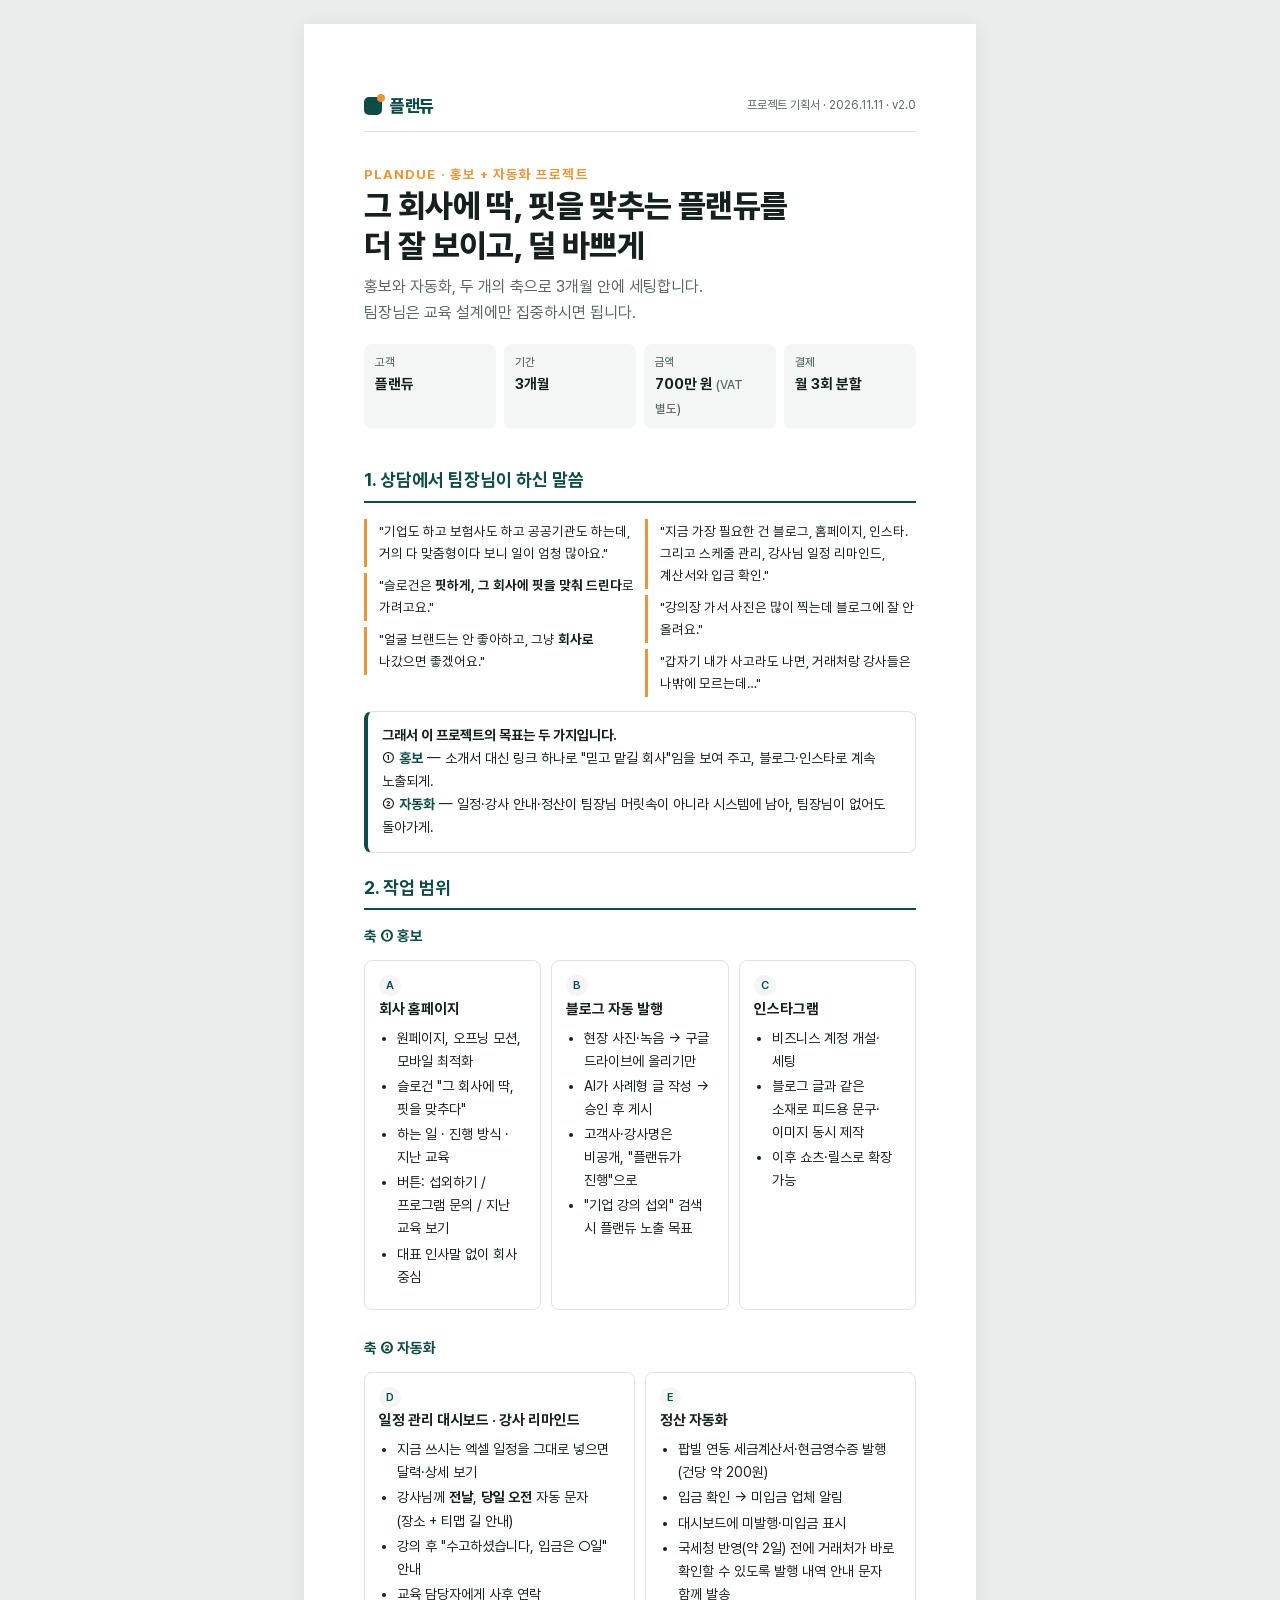
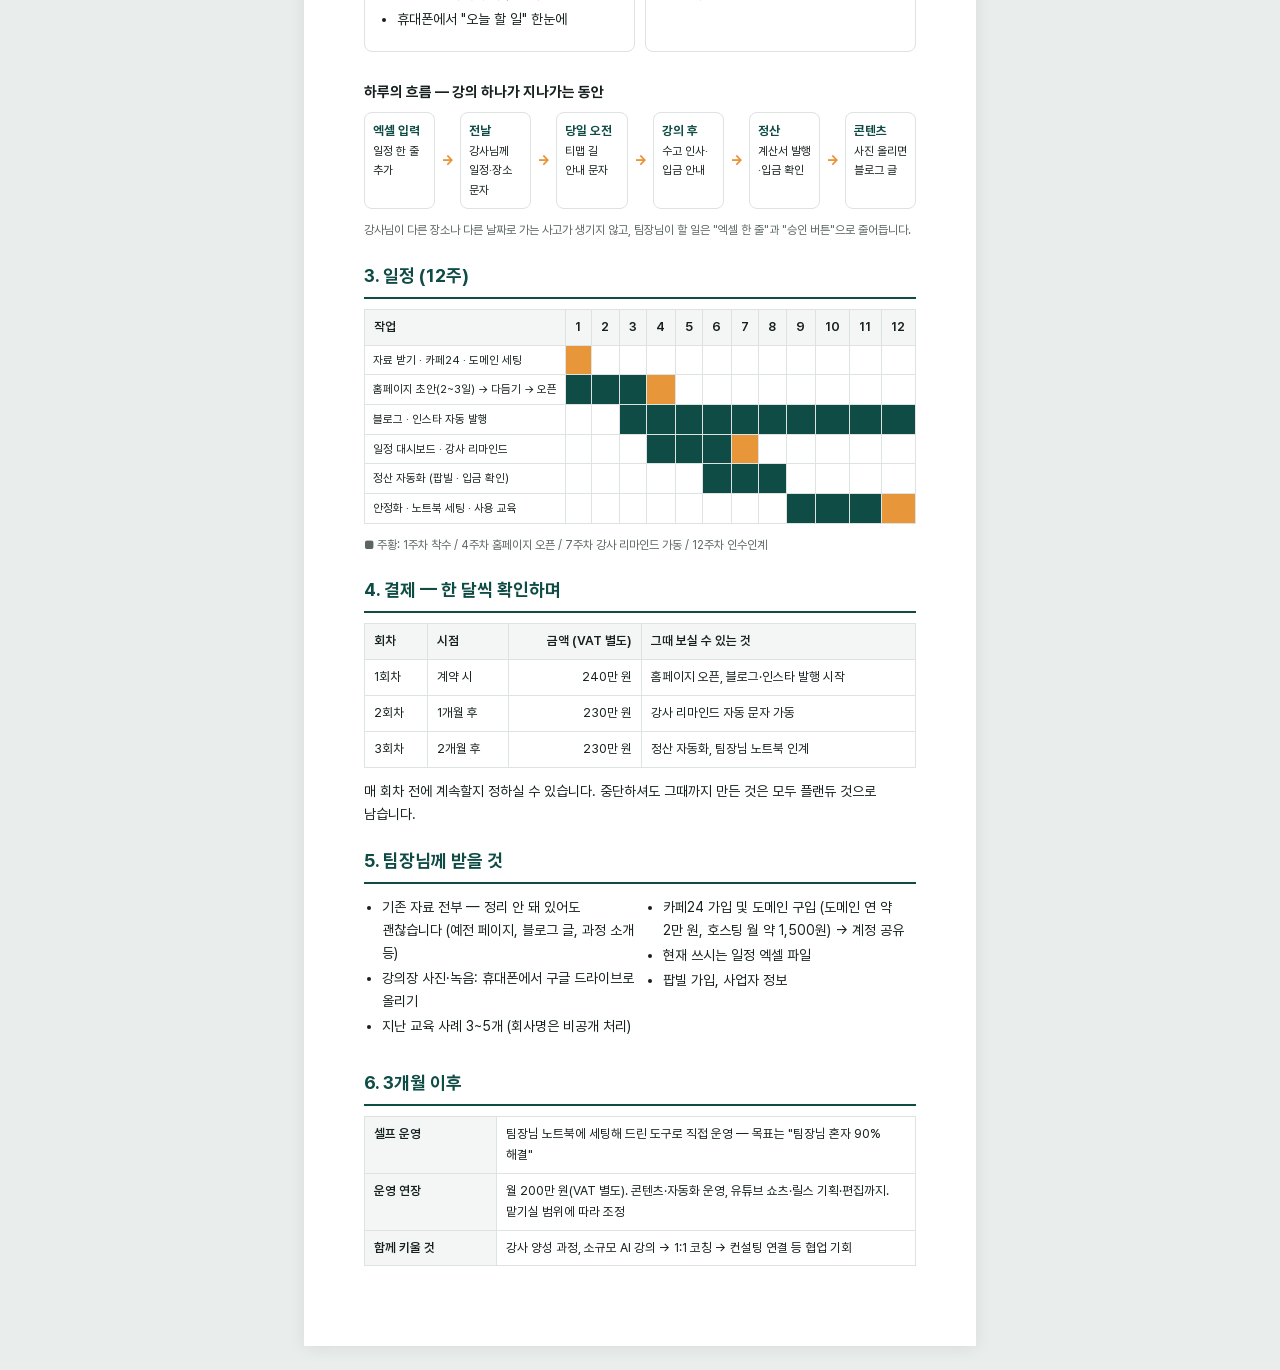
<file: plandeu/01_기획서.html>
<!doctype html>
<html lang="ko">
<head>
<meta charset="utf-8">
<meta name="viewport" content="width=device-width, initial-scale=1">
<title>플랜듀 프로젝트 기획서</title>
<link rel="stylesheet" href="doc.css">
<style>
  .cover { padding: 14px 0 10px; }
  h2 { margin-top: 20px; }
  .cover .kicker { color: var(--accent); font-weight: 700; font-size: 10pt; letter-spacing: .08em; }
  .cover .lead { font-size: 12pt; color: var(--sub); margin-top: 8px; }
  .meta { display: grid; grid-template-columns: repeat(4, 1fr); gap: 8px; margin: 18px 0 6px; }
  .meta div { background: var(--soft); border-radius: 8px; padding: 9px 11px; }
  .meta b { display: block; font-size: 8.5pt; color: var(--sub); font-weight: 500; }
  .meta span { font-weight: 700; font-size: 11pt; }
  .quote { border-left: 3px solid var(--accent); padding: 2px 0 2px 12px; margin: 6px 0; color: var(--ink); font-size: 10pt; }
  .flow { display: flex; gap: 6px; align-items: stretch; margin: 8px 0 12px; }
  .flow .st { flex: 1 1 0; min-width: 0; border: 1px solid var(--line); border-radius: 8px; padding: 8px; font-size: 8.8pt; background: #fff; }
  .flow .st b { display: block; color: var(--brand); font-size: 9.5pt; }
  .flow .ar { align-self: center; color: var(--accent); font-weight: 800; }
  .gantt td { padding: 5px 4px; text-align: center; font-size: 8.5pt; }
  .gantt td:first-child { text-align: left; white-space: nowrap; padding-left: 8px; }
  .gantt .on { background: var(--brand); }
  .gantt .ac { background: var(--accent); }
  .mod h3 { margin-top: 0; }
  .gantt { break-inside: avoid; }
  .axis { font-weight: 700; color: var(--brand); margin: 14px 0 4px; font-size: 11pt; }
</style>
</head>
<body>
<div class="page">

<div class="brandbar"><span class="logo"><i></i>플랜듀</span><span>프로젝트 기획서 · 2026.11.11 · v2.0</span></div>

<section class="cover">
  <div class="kicker">PLANDUE · 홍보 + 자동화 프로젝트</div>
  <h1>그 회사에 딱, 핏을 맞추는 플랜듀를<br>더 잘 보이고, 덜 바쁘게</h1>
  <p class="lead">홍보와 자동화, 두 개의 축으로 3개월 안에 세팅합니다.<br>팀장님은 교육 설계에만 집중하시면 됩니다.</p>
  <div class="meta">
    <div><b>고객</b><span>플랜듀</span></div>
    <div><b>기간</b><span>3개월</span></div>
    <div><b>금액</b><span>700만 원 <small style="font-weight:500">(VAT 별도)</small></span></div>
    <div><b>결제</b><span>월 3회 분할</span></div>
  </div>
</section>

<h2>1. 상담에서 팀장님이 하신 말씀</h2>
<div class="grid2">
  <div>
    <p class="quote">"기업도 하고 보험사도 하고 공공기관도 하는데, 거의 다 맞춤형이다 보니 일이 엄청 많아요."</p>
    <p class="quote">"슬로건은 <strong>핏하게, 그 회사에 핏을 맞춰 드린다</strong>로 가려고요."</p>
    <p class="quote">"얼굴 브랜드는 안 좋아하고, 그냥 <strong>회사로</strong> 나갔으면 좋겠어요."</p>
  </div>
  <div>
    <p class="quote">"지금 가장 필요한 건 블로그, 홈페이지, 인스타. 그리고 스케줄 관리, 강사님 일정 리마인드, 계산서와 입금 확인."</p>
    <p class="quote">"강의장 가서 사진은 많이 찍는데 블로그에 잘 안 올려요."</p>
    <p class="quote">"갑자기 내가 사고라도 나면, 거래처랑 강사들은 나밖에 모르는데…"</p>
  </div>
</div>
<div class="box brand">
  <strong>그래서 이 프로젝트의 목표는 두 가지입니다.</strong><br>
  ① <span class="hl">홍보</span> — 소개서 대신 링크 하나로 "믿고 맡길 회사"임을 보여 주고, 블로그·인스타로 계속 노출되게.<br>
  ② <span class="hl">자동화</span> — 일정·강사 안내·정산이 팀장님 머릿속이 아니라 시스템에 남아, 팀장님이 없어도 돌아가게.
</div>

<h2 class="pb">2. 작업 범위</h2>
<div class="axis">축 ① 홍보</div>
<div class="grid3">
  <div class="box mod"><span class="tag">A</span><h3>회사 홈페이지</h3>
    <ul><li>원페이지, 오프닝 모션, 모바일 최적화</li><li>슬로건 "그 회사에 딱, 핏을 맞추다"</li><li>하는 일 · 진행 방식 · 지난 교육</li><li>버튼: 섭외하기 / 프로그램 문의 / 지난 교육 보기</li><li>대표 인사말 없이 회사 중심</li></ul></div>
  <div class="box mod"><span class="tag">B</span><h3>블로그 자동 발행</h3>
    <ul><li>현장 사진·녹음 → 구글 드라이브에 올리기만</li><li>AI가 사례형 글 작성 → 승인 후 게시</li><li>고객사·강사명은 비공개, "플랜듀가 진행"으로</li><li>"기업 강의 섭외" 검색 시 플랜듀 노출 목표</li></ul></div>
  <div class="box mod"><span class="tag">C</span><h3>인스타그램</h3>
    <ul><li>비즈니스 계정 개설·세팅</li><li>블로그 글과 같은 소재로 피드용 문구·이미지 동시 제작</li><li>이후 쇼츠·릴스로 확장 가능</li></ul></div>
</div>
<div class="axis">축 ② 자동화</div>
<div class="grid2">
  <div class="box mod"><span class="tag">D</span><h3>일정 관리 대시보드 · 강사 리마인드</h3>
    <ul><li>지금 쓰시는 엑셀 일정을 그대로 넣으면 달력·상세 보기</li><li>강사님께 <strong>전날</strong>, <strong>당일 오전</strong> 자동 문자 (장소 + 티맵 길 안내)</li><li>강의 후 "수고하셨습니다, 입금은 ○일" 안내</li><li>교육 담당자에게 사후 연락</li><li>휴대폰에서 "오늘 할 일" 한눈에</li></ul></div>
  <div class="box mod"><span class="tag">E</span><h3>정산 자동화</h3>
    <ul><li>팝빌 연동 세금계산서·현금영수증 발행 (건당 약 200원)</li><li>입금 확인 → 미입금 업체 알림</li><li>대시보드에 미발행·미입금 표시</li><li>국세청 반영(약 2일) 전에 거래처가 바로 확인할 수 있도록 발행 내역 안내 문자 함께 발송</li></ul></div>
</div>

<h3>하루의 흐름 — 강의 하나가 지나가는 동안</h3>
<div class="flow">
  <div class="st"><b>엑셀 입력</b>일정 한 줄 추가</div><div class="ar">→</div>
  <div class="st"><b>전날</b>강사님께 일정·장소 문자</div><div class="ar">→</div>
  <div class="st"><b>당일 오전</b>티맵 길 안내 문자</div><div class="ar">→</div>
  <div class="st"><b>강의 후</b>수고 인사·입금 안내</div><div class="ar">→</div>
  <div class="st"><b>정산</b>계산서 발행·입금 확인</div><div class="ar">→</div>
  <div class="st"><b>콘텐츠</b>사진 올리면 블로그 글</div>
</div>
<p class="note">강사님이 다른 장소나 다른 날짜로 가는 사고가 생기지 않고, 팀장님이 할 일은 "엑셀 한 줄"과 "승인 버튼"으로 줄어듭니다.</p>

<h2>3. 일정 (12주)</h2>
<table class="gantt">
  <thead><tr><th>작업</th><th>1</th><th>2</th><th>3</th><th>4</th><th>5</th><th>6</th><th>7</th><th>8</th><th>9</th><th>10</th><th>11</th><th>12</th></tr></thead>
  <tbody>
    <tr><td>자료 받기 · 카페24 · 도메인 세팅</td><td class="ac"></td><td></td><td></td><td></td><td></td><td></td><td></td><td></td><td></td><td></td><td></td><td></td></tr>
    <tr><td>홈페이지 초안(2~3일) → 다듬기 → 오픈</td><td class="on"></td><td class="on"></td><td class="on"></td><td class="ac"></td><td></td><td></td><td></td><td></td><td></td><td></td><td></td><td></td></tr>
    <tr><td>블로그 · 인스타 자동 발행</td><td></td><td></td><td class="on"></td><td class="on"></td><td class="on"></td><td class="on"></td><td class="on"></td><td class="on"></td><td class="on"></td><td class="on"></td><td class="on"></td><td class="on"></td></tr>
    <tr><td>일정 대시보드 · 강사 리마인드</td><td></td><td></td><td></td><td class="on"></td><td class="on"></td><td class="on"></td><td class="ac"></td><td></td><td></td><td></td><td></td><td></td></tr>
    <tr><td>정산 자동화 (팝빌 · 입금 확인)</td><td></td><td></td><td></td><td></td><td></td><td class="on"></td><td class="on"></td><td class="on"></td><td></td><td></td><td></td><td></td></tr>
    <tr><td>안정화 · 노트북 세팅 · 사용 교육</td><td></td><td></td><td></td><td></td><td></td><td></td><td></td><td></td><td class="on"></td><td class="on"></td><td class="on"></td><td class="ac"></td></tr>
  </tbody>
</table>
<p class="note">■ 주황: 1주차 착수 / 4주차 홈페이지 오픈 / 7주차 강사 리마인드 가동 / 12주차 인수인계</p>

<h2>4. 결제 — 한 달씩 확인하며</h2>
<table>
  <thead><tr><th>회차</th><th>시점</th><th class="num">금액 (VAT 별도)</th><th>그때 보실 수 있는 것</th></tr></thead>
  <tbody>
    <tr><td>1회차</td><td>계약 시</td><td class="num">240만 원</td><td>홈페이지 오픈, 블로그·인스타 발행 시작</td></tr>
    <tr><td>2회차</td><td>1개월 후</td><td class="num">230만 원</td><td>강사 리마인드 자동 문자 가동</td></tr>
    <tr><td>3회차</td><td>2개월 후</td><td class="num">230만 원</td><td>정산 자동화, 팀장님 노트북 인계</td></tr>
  </tbody>
</table>
<p>매 회차 전에 계속할지 정하실 수 있습니다. 중단하셔도 그때까지 만든 것은 모두 플랜듀 것으로 남습니다.</p>

<h2>5. 팀장님께 받을 것</h2>
<div class="grid2">
  <ul>
    <li>기존 자료 전부 — 정리 안 돼 있어도 괜찮습니다 (예전 페이지, 블로그 글, 과정 소개 등)</li>
    <li>강의장 사진·녹음: 휴대폰에서 구글 드라이브로 올리기</li>
    <li>지난 교육 사례 3~5개 (회사명은 비공개 처리)</li>
  </ul>
  <ul>
    <li>카페24 가입 및 도메인 구입 (도메인 연 약 2만 원, 호스팅 월 약 1,500원) → 계정 공유</li>
    <li>현재 쓰시는 일정 엑셀 파일</li>
    <li>팝빌 가입, 사업자 정보</li>
  </ul>
</div>

<h2>6. 3개월 이후</h2>
<table>
  <tbody>
    <tr><th style="width:24%">셀프 운영</th><td>팀장님 노트북에 세팅해 드린 도구로 직접 운영 — 목표는 "팀장님 혼자 90% 해결"</td></tr>
    <tr><th>운영 연장</th><td>월 200만 원(VAT 별도). 콘텐츠·자동화 운영, 유튜브 쇼츠·릴스 기획·편집까지. 맡기실 범위에 따라 조정</td></tr>
    <tr><th>함께 키울 것</th><td>강사 양성 과정, 소규모 AI 강의 → 1:1 코칭 → 컨설팅 연결 등 협업 기회</td></tr>
  </tbody>
</table>

</div>
</body>
</html>
</file>
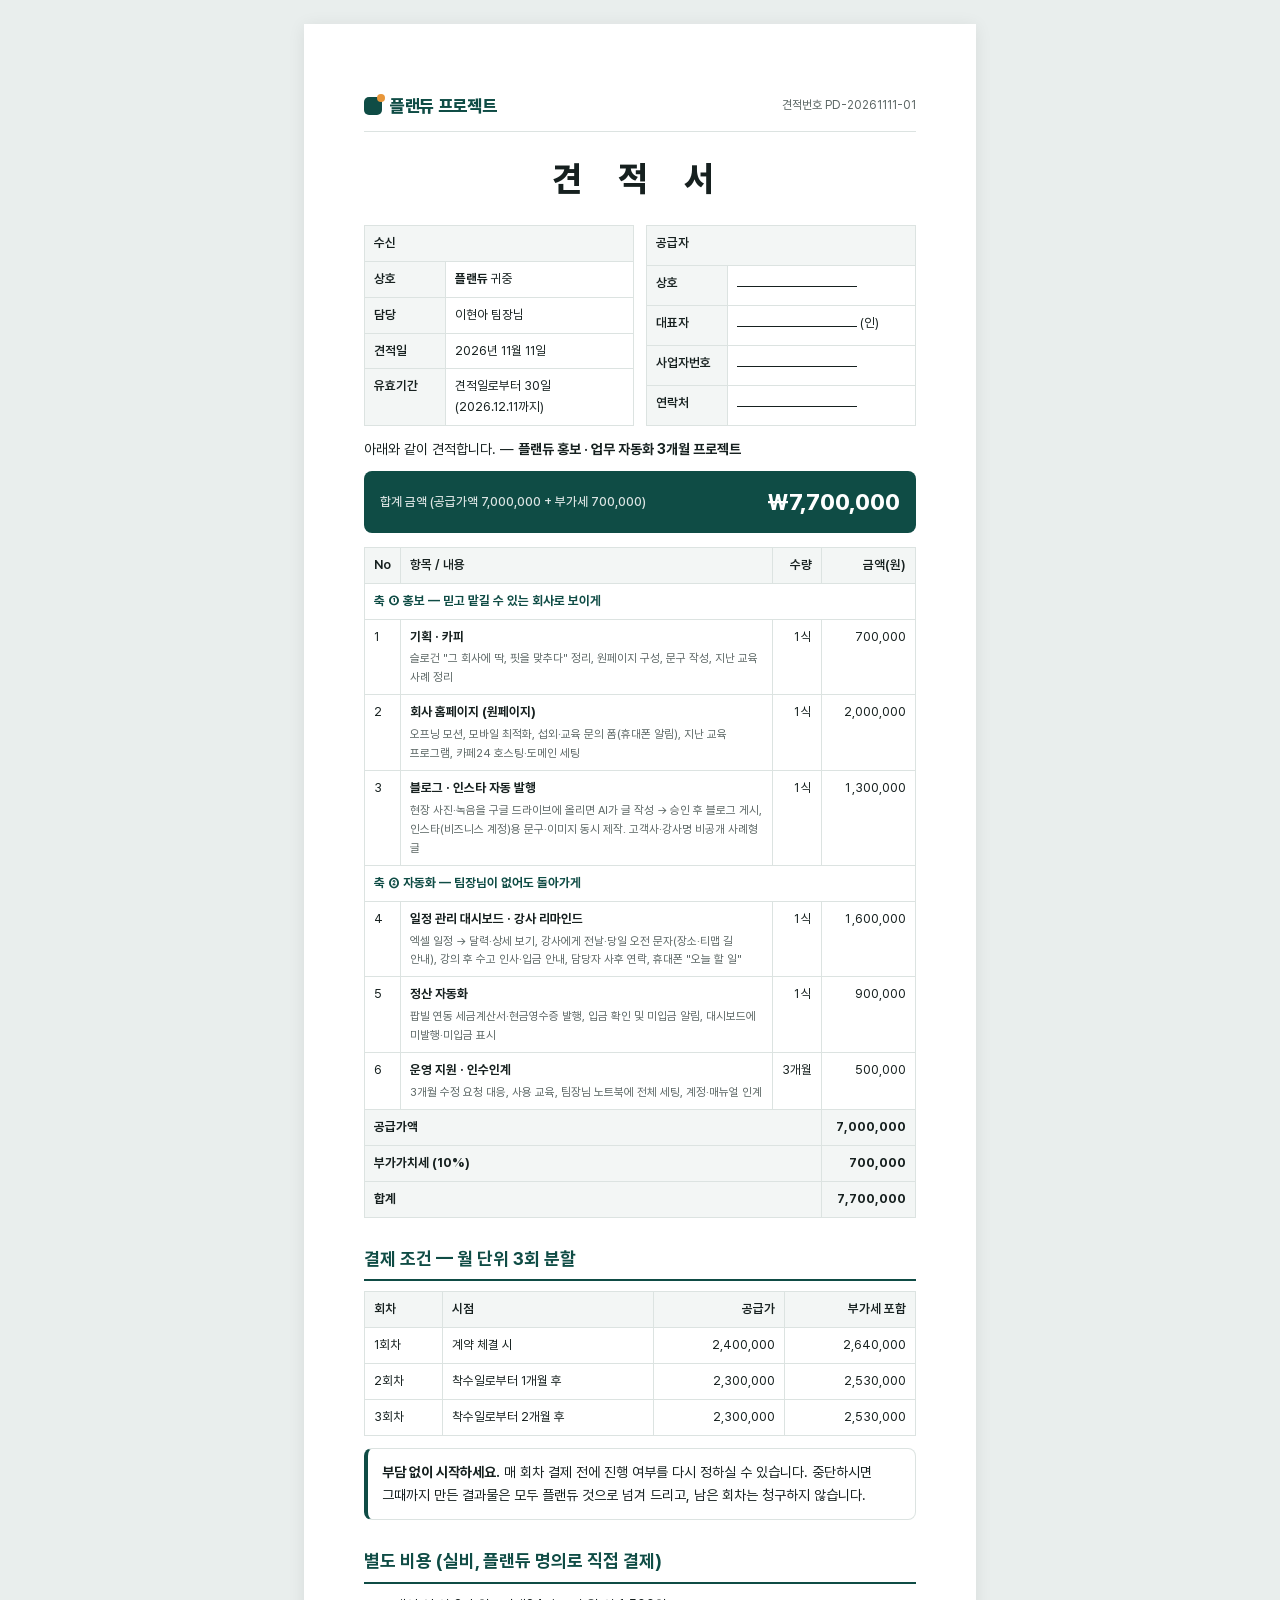
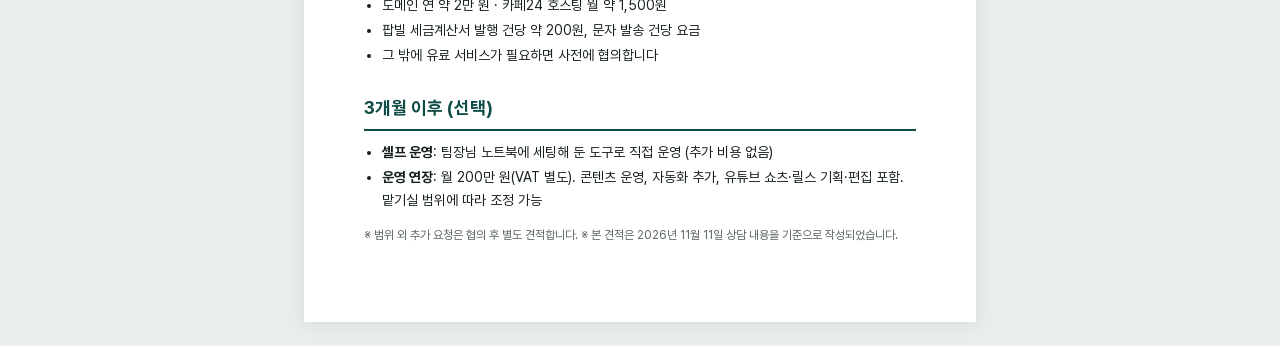
<file: plandeu/02_견적서.html>
<!doctype html>
<html lang="ko">
<head>
<meta charset="utf-8">
<meta name="viewport" content="width=device-width, initial-scale=1">
<title>플랜듀 견적서</title>
<link rel="stylesheet" href="doc.css">
<style>
  .title { text-align: center; font-size: 26pt; font-weight: 800; letter-spacing: .4em; margin: 6px 0 18px; }
  .parties { display: grid; grid-template-columns: 1fr 1fr; gap: 12px; margin-bottom: 12px; }
  .parties table { margin: 0; }
  .parties th { width: 30%; }
  .total { display: flex; justify-content: space-between; align-items: center; background: var(--brand); color: #fff; border-radius: 8px; padding: 12px 16px; margin: 10px 0 14px; }
  .total b { font-size: 9.5pt; font-weight: 500; opacity: .85; }
  .total span { font-size: 17pt; font-weight: 800; }
  td small { display: block; color: var(--sub); font-size: 8.6pt; margin-top: 2px; }
</style>
</head>
<body>
<div class="page">

<div class="brandbar"><span class="logo"><i></i>플랜듀 프로젝트</span><span>견적번호 PD-20261111-01</span></div>

<div class="title">견 적 서</div>

<div class="parties">
  <table>
    <tr><th colspan="2">수신</th></tr>
    <tr><th>상호</th><td><strong>플랜듀</strong> 귀중</td></tr>
    <tr><th>담당</th><td>이현아 팀장님</td></tr>
    <tr><th>견적일</th><td>2026년 11월 11일</td></tr>
    <tr><th>유효기간</th><td>견적일로부터 30일 (2026.12.11까지)</td></tr>
  </table>
  <table>
    <tr><th colspan="2">공급자</th></tr>
    <tr><th>상호</th><td><span class="blank"></span></td></tr>
    <tr><th>대표자</th><td><span class="blank"></span> (인)</td></tr>
    <tr><th>사업자번호</th><td><span class="blank"></span></td></tr>
    <tr><th>연락처</th><td><span class="blank"></span></td></tr>
  </table>
</div>

<p>아래와 같이 견적합니다. — <strong>플랜듀 홍보 · 업무 자동화 3개월 프로젝트</strong></p>

<div class="total"><b>합계 금액 (공급가액 7,000,000 + 부가세 700,000)</b><span>₩7,700,000</span></div>

<table>
  <thead>
    <tr><th style="width:5%">No</th><th>항목 / 내용</th><th class="num" style="width:9%">수량</th><th class="num" style="width:17%">금액(원)</th></tr>
  </thead>
  <tbody>
    <tr><td colspan="4" style="background:#fff;font-weight:700;color:var(--brand)">축 ① 홍보 — 믿고 맡길 수 있는 회사로 보이게</td></tr>
    <tr><td>1</td><td><strong>기획 · 카피</strong><small>슬로건 "그 회사에 딱, 핏을 맞추다" 정리, 원페이지 구성, 문구 작성, 지난 교육 사례 정리</small></td><td class="num">1식</td><td class="num">700,000</td></tr>
    <tr><td>2</td><td><strong>회사 홈페이지 (원페이지)</strong><small>오프닝 모션, 모바일 최적화, 섭외·교육 문의 폼(휴대폰 알림), 지난 교육 프로그램, 카페24 호스팅·도메인 세팅</small></td><td class="num">1식</td><td class="num">2,000,000</td></tr>
    <tr><td>3</td><td><strong>블로그 · 인스타 자동 발행</strong><small>현장 사진·녹음을 구글 드라이브에 올리면 AI가 글 작성 → 승인 후 블로그 게시, 인스타(비즈니스 계정)용 문구·이미지 동시 제작. 고객사·강사명 비공개 사례형 글</small></td><td class="num">1식</td><td class="num">1,300,000</td></tr>
    <tr><td colspan="4" style="background:#fff;font-weight:700;color:var(--brand)">축 ② 자동화 — 팀장님이 없어도 돌아가게</td></tr>
    <tr><td>4</td><td><strong>일정 관리 대시보드 · 강사 리마인드</strong><small>엑셀 일정 → 달력·상세 보기, 강사에게 전날·당일 오전 문자(장소·티맵 길 안내), 강의 후 수고 인사·입금 안내, 담당자 사후 연락, 휴대폰 "오늘 할 일"</small></td><td class="num">1식</td><td class="num">1,600,000</td></tr>
    <tr><td>5</td><td><strong>정산 자동화</strong><small>팝빌 연동 세금계산서·현금영수증 발행, 입금 확인 및 미입금 알림, 대시보드에 미발행·미입금 표시</small></td><td class="num">1식</td><td class="num">900,000</td></tr>
    <tr><td>6</td><td><strong>운영 지원 · 인수인계</strong><small>3개월 수정 요청 대응, 사용 교육, 팀장님 노트북에 전체 세팅, 계정·매뉴얼 인계</small></td><td class="num">3개월</td><td class="num">500,000</td></tr>
  </tbody>
  <tfoot>
    <tr><td colspan="3">공급가액</td><td class="num">7,000,000</td></tr>
    <tr><td colspan="3">부가가치세 (10%)</td><td class="num">700,000</td></tr>
    <tr><td colspan="3">합계</td><td class="num">7,700,000</td></tr>
  </tfoot>
</table>

<h2>결제 조건 — 월 단위 3회 분할</h2>
<table>
  <thead><tr><th>회차</th><th>시점</th><th class="num">공급가</th><th class="num">부가세 포함</th></tr></thead>
  <tbody>
    <tr><td>1회차</td><td>계약 체결 시</td><td class="num">2,400,000</td><td class="num">2,640,000</td></tr>
    <tr><td>2회차</td><td>착수일로부터 1개월 후</td><td class="num">2,300,000</td><td class="num">2,530,000</td></tr>
    <tr><td>3회차</td><td>착수일로부터 2개월 후</td><td class="num">2,300,000</td><td class="num">2,530,000</td></tr>
  </tbody>
</table>
<div class="box brand"><strong>부담 없이 시작하세요.</strong> 매 회차 결제 전에 진행 여부를 다시 정하실 수 있습니다. 중단하시면 그때까지 만든 결과물은 모두 플랜듀 것으로 넘겨 드리고, 남은 회차는 청구하지 않습니다.</div>

<h2>별도 비용 (실비, 플랜듀 명의로 직접 결제)</h2>
<ul>
  <li>도메인 연 약 2만 원 · 카페24 호스팅 월 약 1,500원</li>
  <li>팝빌 세금계산서 발행 건당 약 200원, 문자 발송 건당 요금</li>
  <li>그 밖에 유료 서비스가 필요하면 사전에 협의합니다</li>
</ul>

<h2>3개월 이후 (선택)</h2>
<ul>
  <li><strong>셀프 운영</strong>: 팀장님 노트북에 세팅해 둔 도구로 직접 운영 (추가 비용 없음)</li>
  <li><strong>운영 연장</strong>: 월 200만 원(VAT 별도). 콘텐츠 운영, 자동화 추가, 유튜브 쇼츠·릴스 기획·편집 포함. 맡기실 범위에 따라 조정 가능</li>
</ul>

<p class="note" style="margin-top:14px">※ 범위 외 추가 요청은 협의 후 별도 견적합니다. ※ 본 견적은 2026년 11월 11일 상담 내용을 기준으로 작성되었습니다.</p>

</div>
</body>
</html>
</file>
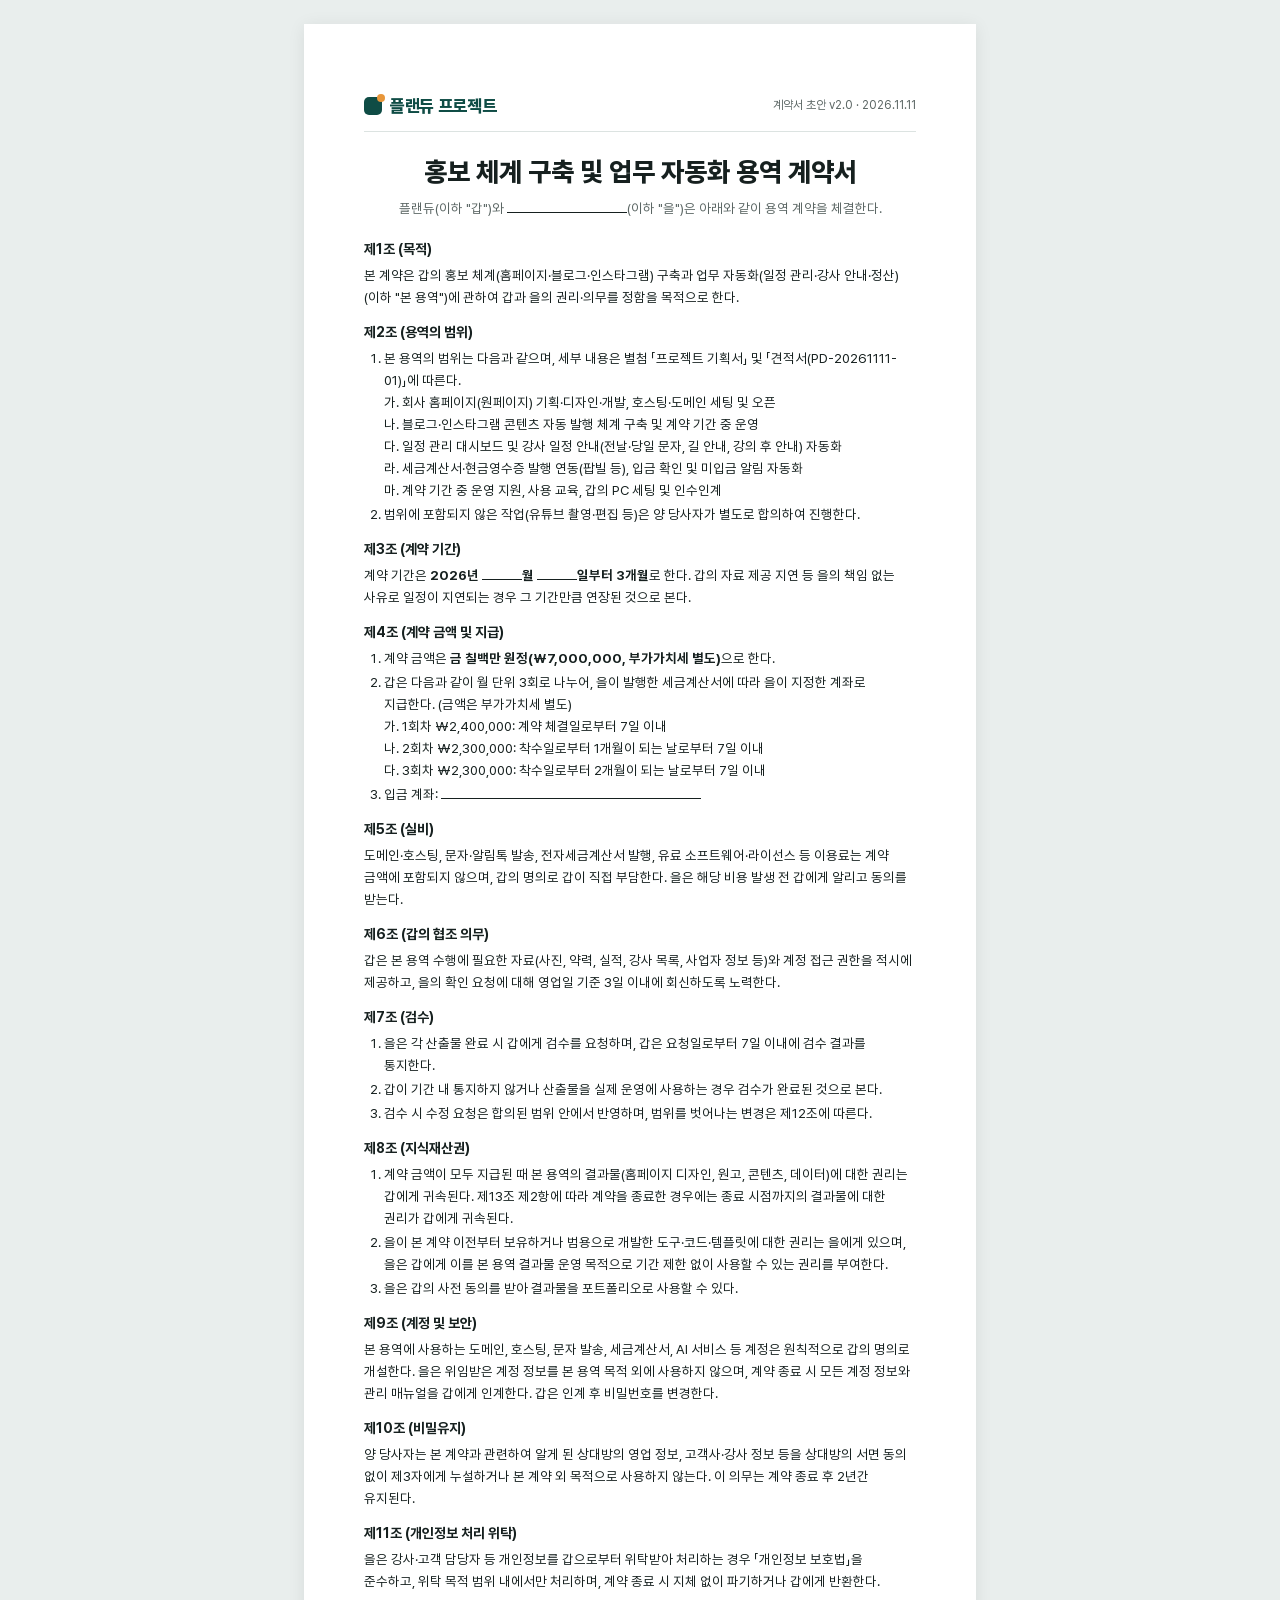
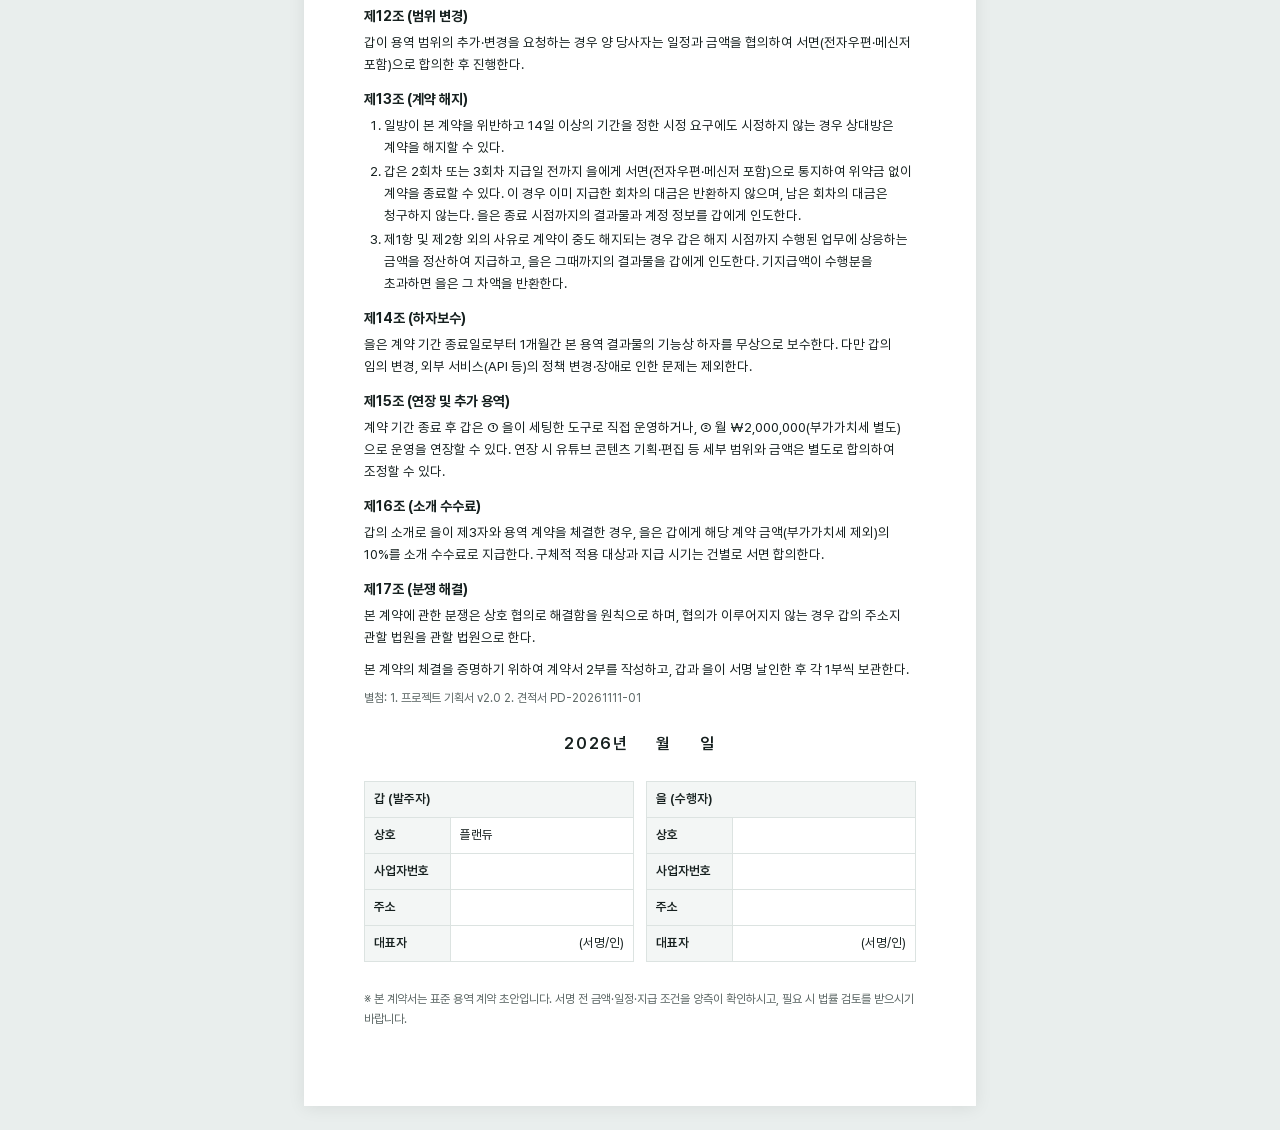
<file: plandeu/03_계약서.html>
<!doctype html>
<html lang="ko">
<head>
<meta charset="utf-8">
<meta name="viewport" content="width=device-width, initial-scale=1">
<title>플랜듀 용역 계약서</title>
<link rel="stylesheet" href="doc.css">
<style>
  body { font-size: 10pt; }
  .title { text-align: center; font-size: 20pt; font-weight: 800; margin: 8px 0 4px; }
  .subtitle { text-align: center; color: var(--sub); margin-bottom: 18px; }
  .art { margin: 0 0 10px; break-inside: avoid; }
  .art h3 { margin: 12px 0 4px; font-size: 10.5pt; }
  .art ol { padding-left: 20px; }
  .sign { display: grid; grid-template-columns: 1fr 1fr; gap: 12px; margin-top: 18px; break-inside: avoid; }
  .sign table th { width: 32%; }
  .date { text-align: center; font-size: 12pt; font-weight: 600; margin: 22px 0 6px; letter-spacing: .1em; }
</style>
</head>
<body>
<div class="page">

<div class="brandbar"><span class="logo"><i></i>플랜듀 프로젝트</span><span>계약서 초안 v2.0 · 2026.11.11</span></div>

<div class="title">홍보 체계 구축 및 업무 자동화 용역 계약서</div>
<div class="subtitle">플랜듀(이하 "갑")와 <span class="blank"></span>(이하 "을")은 아래와 같이 용역 계약을 체결한다.</div>

<div class="art"><h3>제1조 (목적)</h3>
<p>본 계약은 갑의 홍보 체계(홈페이지·블로그·인스타그램) 구축과 업무 자동화(일정 관리·강사 안내·정산)(이하 "본 용역")에 관하여 갑과 을의 권리·의무를 정함을 목적으로 한다.</p></div>

<div class="art"><h3>제2조 (용역의 범위)</h3>
<ol>
  <li>본 용역의 범위는 다음과 같으며, 세부 내용은 별첨 「프로젝트 기획서」 및 「견적서(PD-20261111-01)」에 따른다.
    <br>가. 회사 홈페이지(원페이지) 기획·디자인·개발, 호스팅·도메인 세팅 및 오픈
    <br>나. 블로그·인스타그램 콘텐츠 자동 발행 체계 구축 및 계약 기간 중 운영
    <br>다. 일정 관리 대시보드 및 강사 일정 안내(전날·당일 문자, 길 안내, 강의 후 안내) 자동화
    <br>라. 세금계산서·현금영수증 발행 연동(팝빌 등), 입금 확인 및 미입금 알림 자동화
    <br>마. 계약 기간 중 운영 지원, 사용 교육, 갑의 PC 세팅 및 인수인계</li>
  <li>범위에 포함되지 않은 작업(유튜브 촬영·편집 등)은 양 당사자가 별도로 합의하여 진행한다.</li>
</ol></div>

<div class="art"><h3>제3조 (계약 기간)</h3>
<p>계약 기간은 <strong>2026년 <span class="blank" style="min-width:40px"></span>월 <span class="blank" style="min-width:40px"></span>일부터 3개월</strong>로 한다. 갑의 자료 제공 지연 등 을의 책임 없는 사유로 일정이 지연되는 경우 그 기간만큼 연장된 것으로 본다.</p></div>

<div class="art"><h3>제4조 (계약 금액 및 지급)</h3>
<ol>
  <li>계약 금액은 <strong>금 칠백만 원정(₩7,000,000, 부가가치세 별도)</strong>으로 한다.</li>
  <li>갑은 다음과 같이 월 단위 3회로 나누어, 을이 발행한 세금계산서에 따라 을이 지정한 계좌로 지급한다. (금액은 부가가치세 별도)
    <br>가. 1회차 ₩2,400,000: 계약 체결일로부터 7일 이내
    <br>나. 2회차 ₩2,300,000: 착수일로부터 1개월이 되는 날로부터 7일 이내
    <br>다. 3회차 ₩2,300,000: 착수일로부터 2개월이 되는 날로부터 7일 이내</li>
  <li>입금 계좌: <span class="blank" style="min-width:260px"></span></li>
</ol></div>

<div class="art"><h3>제5조 (실비)</h3>
<p>도메인·호스팅, 문자·알림톡 발송, 전자세금계산서 발행, 유료 소프트웨어·라이선스 등 이용료는 계약 금액에 포함되지 않으며, 갑의 명의로 갑이 직접 부담한다. 을은 해당 비용 발생 전 갑에게 알리고 동의를 받는다.</p></div>

<div class="art"><h3>제6조 (갑의 협조 의무)</h3>
<p>갑은 본 용역 수행에 필요한 자료(사진, 약력, 실적, 강사 목록, 사업자 정보 등)와 계정 접근 권한을 적시에 제공하고, 을의 확인 요청에 대해 영업일 기준 3일 이내에 회신하도록 노력한다.</p></div>

<div class="art"><h3>제7조 (검수)</h3>
<ol>
  <li>을은 각 산출물 완료 시 갑에게 검수를 요청하며, 갑은 요청일로부터 7일 이내에 검수 결과를 통지한다.</li>
  <li>갑이 기간 내 통지하지 않거나 산출물을 실제 운영에 사용하는 경우 검수가 완료된 것으로 본다.</li>
  <li>검수 시 수정 요청은 합의된 범위 안에서 반영하며, 범위를 벗어나는 변경은 제12조에 따른다.</li>
</ol></div>

<div class="art"><h3>제8조 (지식재산권)</h3>
<ol>
  <li>계약 금액이 모두 지급된 때 본 용역의 결과물(홈페이지 디자인, 원고, 콘텐츠, 데이터)에 대한 권리는 갑에게 귀속된다. 제13조 제2항에 따라 계약을 종료한 경우에는 종료 시점까지의 결과물에 대한 권리가 갑에게 귀속된다.</li>
  <li>을이 본 계약 이전부터 보유하거나 범용으로 개발한 도구·코드·템플릿에 대한 권리는 을에게 있으며, 을은 갑에게 이를 본 용역 결과물 운영 목적으로 기간 제한 없이 사용할 수 있는 권리를 부여한다.</li>
  <li>을은 갑의 사전 동의를 받아 결과물을 포트폴리오로 사용할 수 있다.</li>
</ol></div>

<div class="art"><h3>제9조 (계정 및 보안)</h3>
<p>본 용역에 사용하는 도메인, 호스팅, 문자 발송, 세금계산서, AI 서비스 등 계정은 원칙적으로 갑의 명의로 개설한다. 을은 위임받은 계정 정보를 본 용역 목적 외에 사용하지 않으며, 계약 종료 시 모든 계정 정보와 관리 매뉴얼을 갑에게 인계한다. 갑은 인계 후 비밀번호를 변경한다.</p></div>

<div class="art"><h3>제10조 (비밀유지)</h3>
<p>양 당사자는 본 계약과 관련하여 알게 된 상대방의 영업 정보, 고객사·강사 정보 등을 상대방의 서면 동의 없이 제3자에게 누설하거나 본 계약 외 목적으로 사용하지 않는다. 이 의무는 계약 종료 후 2년간 유지된다.</p></div>

<div class="art"><h3>제11조 (개인정보 처리 위탁)</h3>
<p>을은 강사·고객 담당자 등 개인정보를 갑으로부터 위탁받아 처리하는 경우 「개인정보 보호법」을 준수하고, 위탁 목적 범위 내에서만 처리하며, 계약 종료 시 지체 없이 파기하거나 갑에게 반환한다.</p></div>

<div class="art"><h3>제12조 (범위 변경)</h3>
<p>갑이 용역 범위의 추가·변경을 요청하는 경우 양 당사자는 일정과 금액을 협의하여 서면(전자우편·메신저 포함)으로 합의한 후 진행한다.</p></div>

<div class="art"><h3>제13조 (계약 해지)</h3>
<ol>
  <li>일방이 본 계약을 위반하고 14일 이상의 기간을 정한 시정 요구에도 시정하지 않는 경우 상대방은 계약을 해지할 수 있다.</li>
  <li>갑은 2회차 또는 3회차 지급일 전까지 을에게 서면(전자우편·메신저 포함)으로 통지하여 위약금 없이 계약을 종료할 수 있다. 이 경우 이미 지급한 회차의 대금은 반환하지 않으며, 남은 회차의 대금은 청구하지 않는다. 을은 종료 시점까지의 결과물과 계정 정보를 갑에게 인도한다.</li>
  <li>제1항 및 제2항 외의 사유로 계약이 중도 해지되는 경우 갑은 해지 시점까지 수행된 업무에 상응하는 금액을 정산하여 지급하고, 을은 그때까지의 결과물을 갑에게 인도한다. 기지급액이 수행분을 초과하면 을은 그 차액을 반환한다.</li>
</ol></div>

<div class="art"><h3>제14조 (하자보수)</h3>
<p>을은 계약 기간 종료일로부터 1개월간 본 용역 결과물의 기능상 하자를 무상으로 보수한다. 다만 갑의 임의 변경, 외부 서비스(API 등)의 정책 변경·장애로 인한 문제는 제외한다.</p></div>

<div class="art"><h3>제15조 (연장 및 추가 용역)</h3>
<p>계약 기간 종료 후 갑은 ① 을이 세팅한 도구로 직접 운영하거나, ② 월 ₩2,000,000(부가가치세 별도)으로 운영을 연장할 수 있다. 연장 시 유튜브 콘텐츠 기획·편집 등 세부 범위와 금액은 별도로 합의하여 조정할 수 있다.</p></div>

<div class="art"><h3>제16조 (소개 수수료)</h3>
<p>갑의 소개로 을이 제3자와 용역 계약을 체결한 경우, 을은 갑에게 해당 계약 금액(부가가치세 제외)의 10%를 소개 수수료로 지급한다. 구체적 적용 대상과 지급 시기는 건별로 서면 합의한다.</p></div>

<div class="art"><h3>제17조 (분쟁 해결)</h3>
<p>본 계약에 관한 분쟁은 상호 협의로 해결함을 원칙으로 하며, 협의가 이루어지지 않는 경우 갑의 주소지 관할 법원을 관할 법원으로 한다.</p></div>

<div style="break-inside:avoid">
<p>본 계약의 체결을 증명하기 위하여 계약서 2부를 작성하고, 갑과 을이 서명 날인한 후 각 1부씩 보관한다.</p>
<p class="note">별첨: 1. 프로젝트 기획서 v2.0  2. 견적서 PD-20261111-01</p>

<div class="date">2026년 &nbsp;&nbsp;&nbsp;&nbsp;월 &nbsp;&nbsp;&nbsp;&nbsp;일</div>

<div class="sign">
  <table>
    <tr><th colspan="2">갑 (발주자)</th></tr>
    <tr><th>상호</th><td>플랜듀</td></tr>
    <tr><th>사업자번호</th><td></td></tr>
    <tr><th>주소</th><td></td></tr>
    <tr><th>대표자</th><td style="text-align:right">(서명/인)</td></tr>
  </table>
  <table>
    <tr><th colspan="2">을 (수행자)</th></tr>
    <tr><th>상호</th><td></td></tr>
    <tr><th>사업자번호</th><td></td></tr>
    <tr><th>주소</th><td></td></tr>
    <tr><th>대표자</th><td style="text-align:right">(서명/인)</td></tr>
  </table>
</div>

</div>
<p class="note" style="margin-top:16px">※ 본 계약서는 표준 용역 계약 초안입니다. 서명 전 금액·일정·지급 조건을 양측이 확인하시고, 필요 시 법률 검토를 받으시기 바랍니다.</p>

</div>
</body>
</html>
</file>
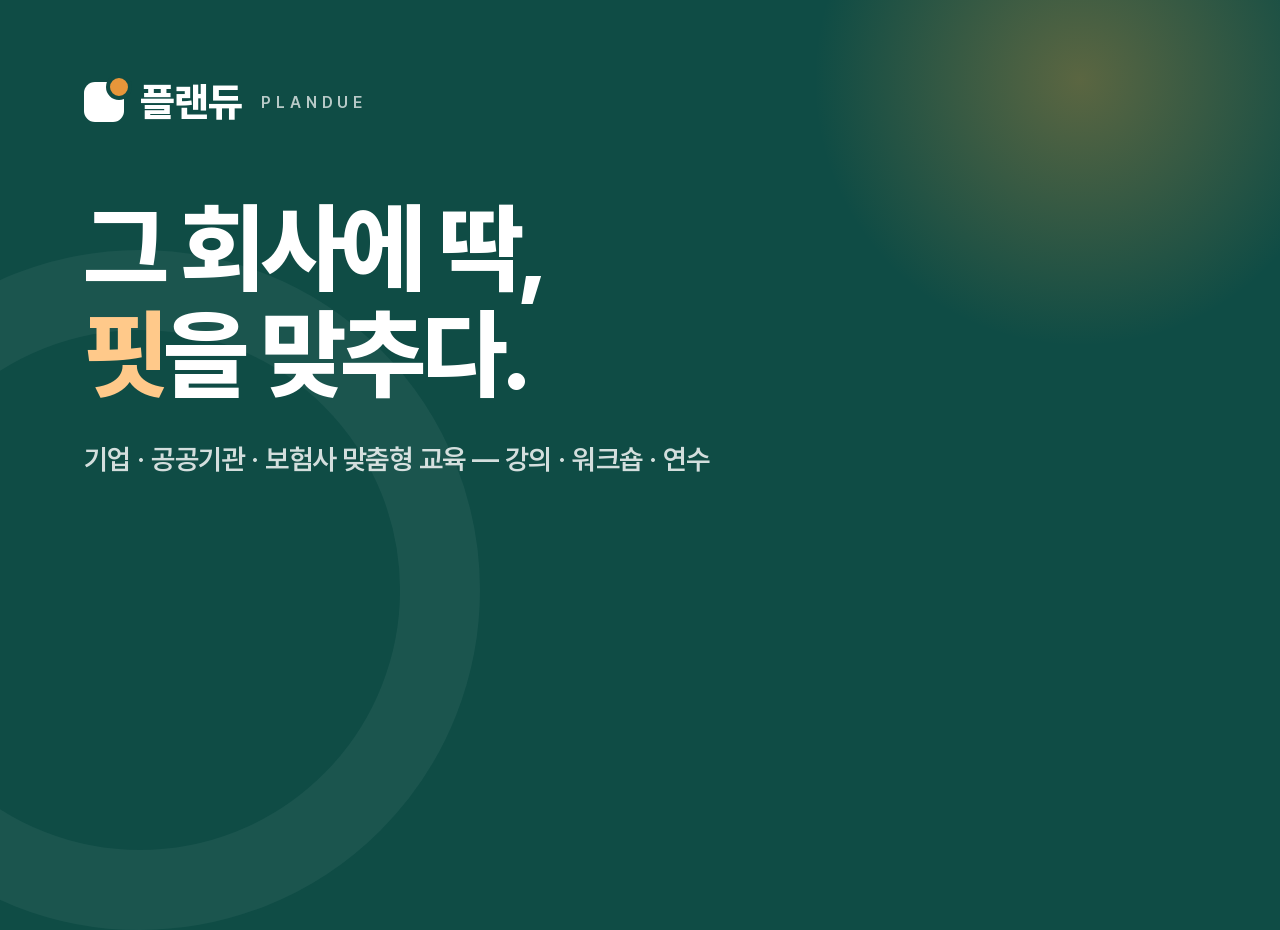
<file: plandeu/og-template.html>
<!doctype html><html lang="ko"><head><meta charset="utf-8"><style>
@font-face { font-family: P; font-weight: 600; src: url(homepage/fonts/Pretendard-SemiBold.woff2); }
@font-face { font-family: P; font-weight: 800; src: url(homepage/fonts/Pretendard-ExtraBold.woff2); }
html,body{margin:0}
body{width:1200px;height:630px;background:#0F4C45;color:#fff;font-family:P,sans-serif;position:relative;overflow:hidden;word-break:keep-all}
.b1{position:absolute;width:760px;height:760px;right:-260px;top:-300px;border-radius:50%;background:radial-gradient(closest-side,rgba(232,150,58,.35),transparent 70%)}
.b2{position:absolute;width:520px;height:520px;left:-200px;bottom:-300px;border-radius:50%;border:80px solid rgba(255,255,255,.05)}
.in{position:absolute;left:84px;top:78px;right:84px}
.logo{display:flex;align-items:center;gap:16px;font-weight:800;font-size:40px;letter-spacing:-.03em}
.logo i{width:40px;height:40px;border-radius:11px;background:#fff;position:relative}
.logo i:after{content:'';position:absolute;right:-8px;top:-8px;width:18px;height:18px;border-radius:50%;background:#E8963A;border:4px solid #0F4C45}
.logo small{font-size:16px;letter-spacing:.3em;opacity:.7;font-weight:600;margin-left:4px}
h1{font-size:98px;line-height:1.08;letter-spacing:-.05em;margin:70px 0 0;font-weight:800}
h1 em{font-style:normal;color:#FFC98A}
p{font-size:28px;font-weight:600;opacity:.82;margin:34px 0 0;letter-spacing:-.02em}
</style></head><body><div class="b1"></div><div class="b2"></div><div class="in">
<div class="logo"><i></i>플랜듀<small>PLANDUE</small></div>
<h1>그 회사에 딱,<br><em>핏</em>을 맞추다.</h1>
<p>기업 · 공공기관 · 보험사 맞춤형 교육 — 강의 · 워크숍 · 연수</p>
</div></body></html>
</file>
<file: plandeu/doc.css>
/* 플랜듀 문서 공통 스타일 — A4 인쇄/PDF용 */
@font-face { font-family: Pretendard; font-weight: 400; src: url(../cardnews/fonts/Pretendard-Regular.woff2) format('woff2'); }
@font-face { font-family: Pretendard; font-weight: 500; src: url(../cardnews/fonts/Pretendard-Medium.woff2) format('woff2'); }
@font-face { font-family: Pretendard; font-weight: 600; src: url(../cardnews/fonts/Pretendard-SemiBold.woff2) format('woff2'); }
@font-face { font-family: Pretendard; font-weight: 700; src: url(../cardnews/fonts/Pretendard-Bold.woff2) format('woff2'); }
@font-face { font-family: Pretendard; font-weight: 800; src: url(../cardnews/fonts/Pretendard-ExtraBold.woff2) format('woff2'); }

:root {
  --ink: #16201F;
  --sub: #5B6664;
  --line: #DCE3E1;
  --soft: #F3F6F5;
  --brand: #0F4C45;     /* 플랜듀 딥그린 */
  --accent: #E8963A;    /* 앰버 포인트 */
}
@page { size: A4; margin: 18mm 16mm 18mm 16mm; }
* { box-sizing: border-box; }
html { -webkit-print-color-adjust: exact; print-color-adjust: exact; }
body {
  margin: 0; color: var(--ink); background: #fff;
  font-family: Pretendard, 'Apple SD Gothic Neo', 'Noto Sans KR', sans-serif;
  font-size: 10.5pt; line-height: 1.65; word-break: keep-all;
}
.page { max-width: 178mm; margin: 0 auto; }
@media screen { body { background: #E9EEED; } .page { background: #fff; padding: 18mm 16mm; margin: 24px auto; box-shadow: 0 2px 16px rgba(0,0,0,.08); } }

h1 { font-size: 24pt; font-weight: 800; letter-spacing: -0.02em; margin: 0 0 4px; line-height: 1.25; }
h2 { font-size: 13.5pt; font-weight: 700; margin: 26px 0 10px; padding-bottom: 6px; border-bottom: 2px solid var(--brand); color: var(--brand); break-after: avoid; }
h3 { font-size: 11pt; font-weight: 700; margin: 16px 0 6px; break-after: avoid; }
p { margin: 0 0 8px; }
ul, ol { margin: 0 0 8px; padding-left: 18px; }
li { margin: 2px 0; }
small, .muted { color: var(--sub); }
strong { font-weight: 700; }
.hl { color: var(--brand); font-weight: 700; }

.brandbar { display: flex; justify-content: space-between; align-items: center; padding-bottom: 10px; margin-bottom: 18px; border-bottom: 1px solid var(--line); font-size: 9pt; color: var(--sub); }
.logo { display: inline-flex; align-items: center; gap: 8px; font-weight: 800; font-size: 13pt; color: var(--brand); letter-spacing: -0.02em; }
.logo i { width: 18px; height: 18px; border-radius: 5px; background: var(--brand); position: relative; display: inline-block; }
.logo i::after { content: ''; position: absolute; right: -3px; top: -3px; width: 8px; height: 8px; border-radius: 50%; background: var(--accent); }

table { width: 100%; border-collapse: collapse; margin: 6px 0 12px; font-size: 9.5pt; break-inside: auto; }
th, td { border: 1px solid var(--line); padding: 7px 9px; vertical-align: top; text-align: left; }
th { background: var(--soft); font-weight: 600; }
tr { break-inside: avoid; }
td.num, th.num { text-align: right; font-variant-numeric: tabular-nums; white-space: nowrap; }
tfoot td { font-weight: 700; background: var(--soft); }

.box { border: 1px solid var(--line); border-radius: 8px; padding: 12px 14px; margin: 8px 0 12px; background: #fff; break-inside: avoid; }
.box.soft { background: var(--soft); border-color: transparent; }
.box.brand { border-left: 4px solid var(--brand); }
.grid2 { display: grid; grid-template-columns: 1fr 1fr; gap: 10px; }
.grid3 { display: grid; grid-template-columns: 1fr 1fr 1fr; gap: 10px; }
.tag { display: inline-block; font-size: 8.5pt; font-weight: 600; padding: 1px 7px; border-radius: 99px; background: var(--soft); color: var(--brand); }
.note { font-size: 9pt; color: var(--sub); }
.blank { display: inline-block; min-width: 120px; border-bottom: 1px solid var(--ink); }
.pb { break-before: page; }
</file>
